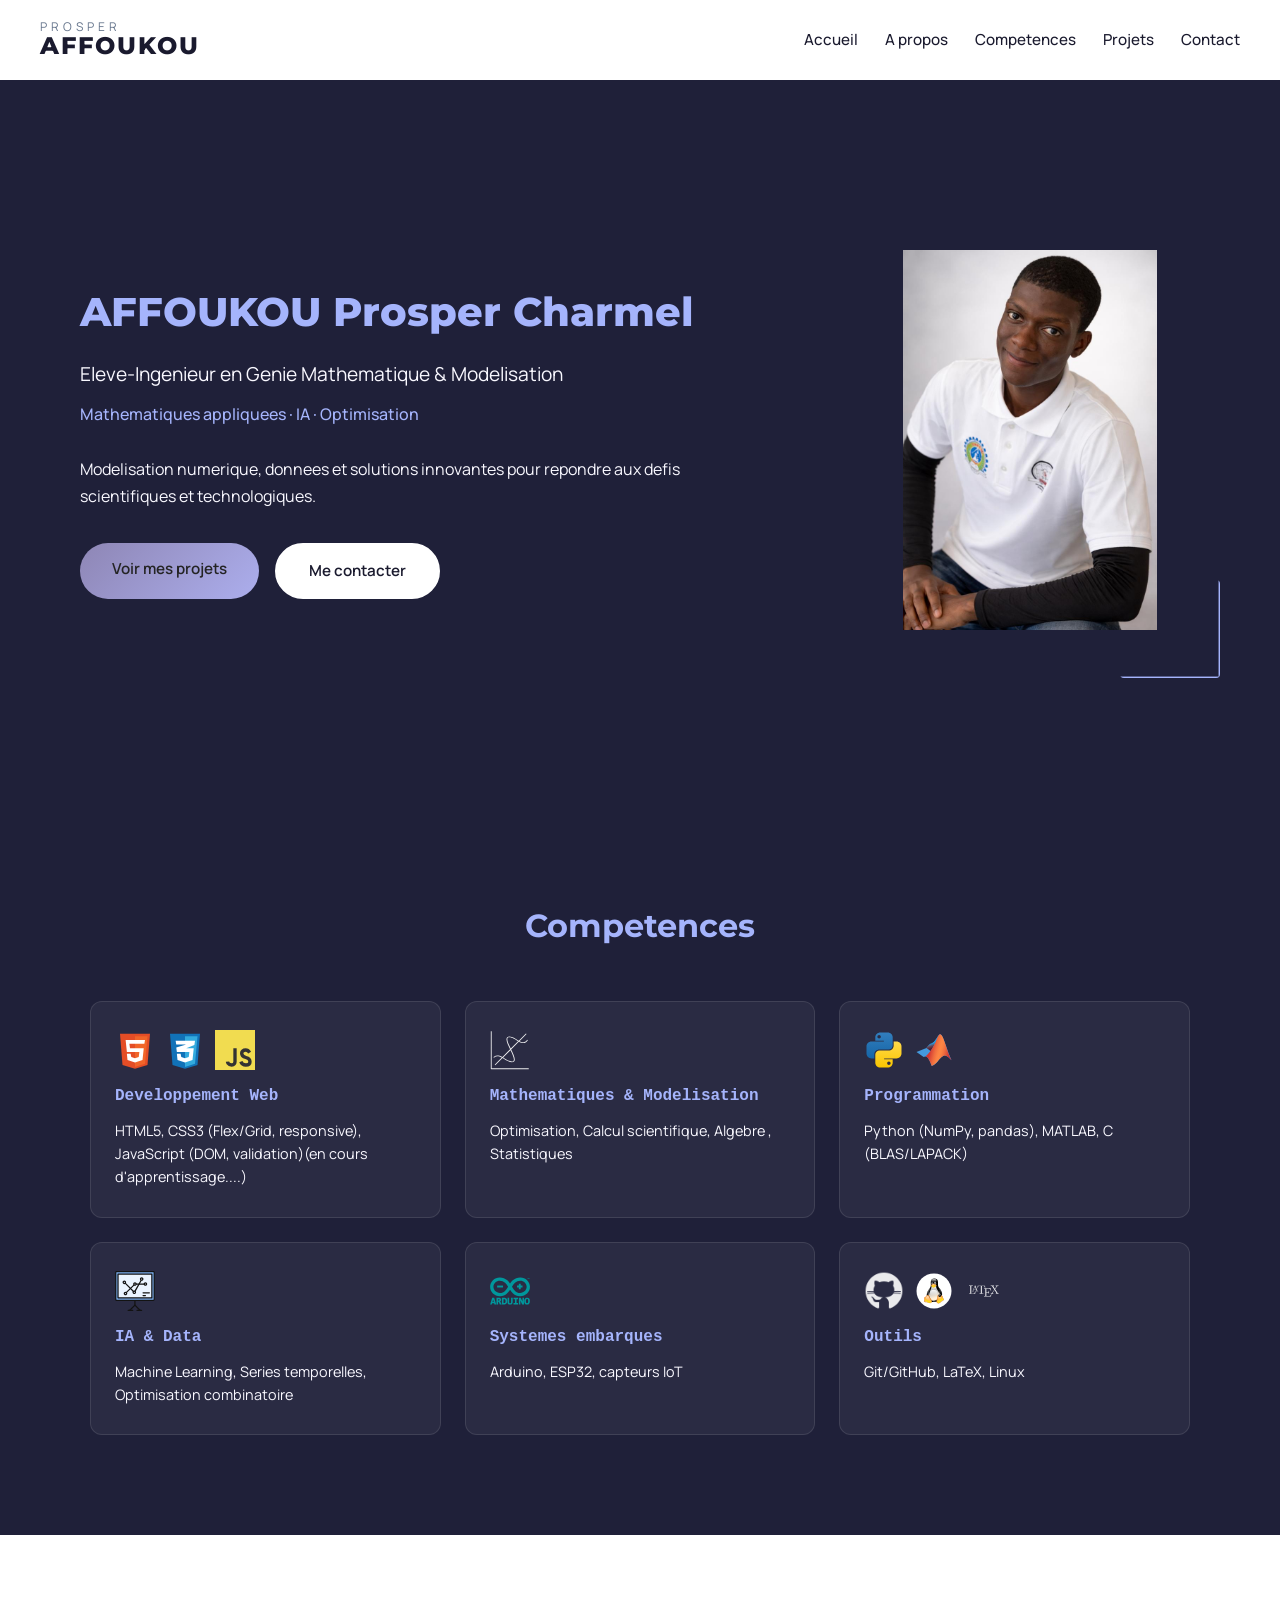
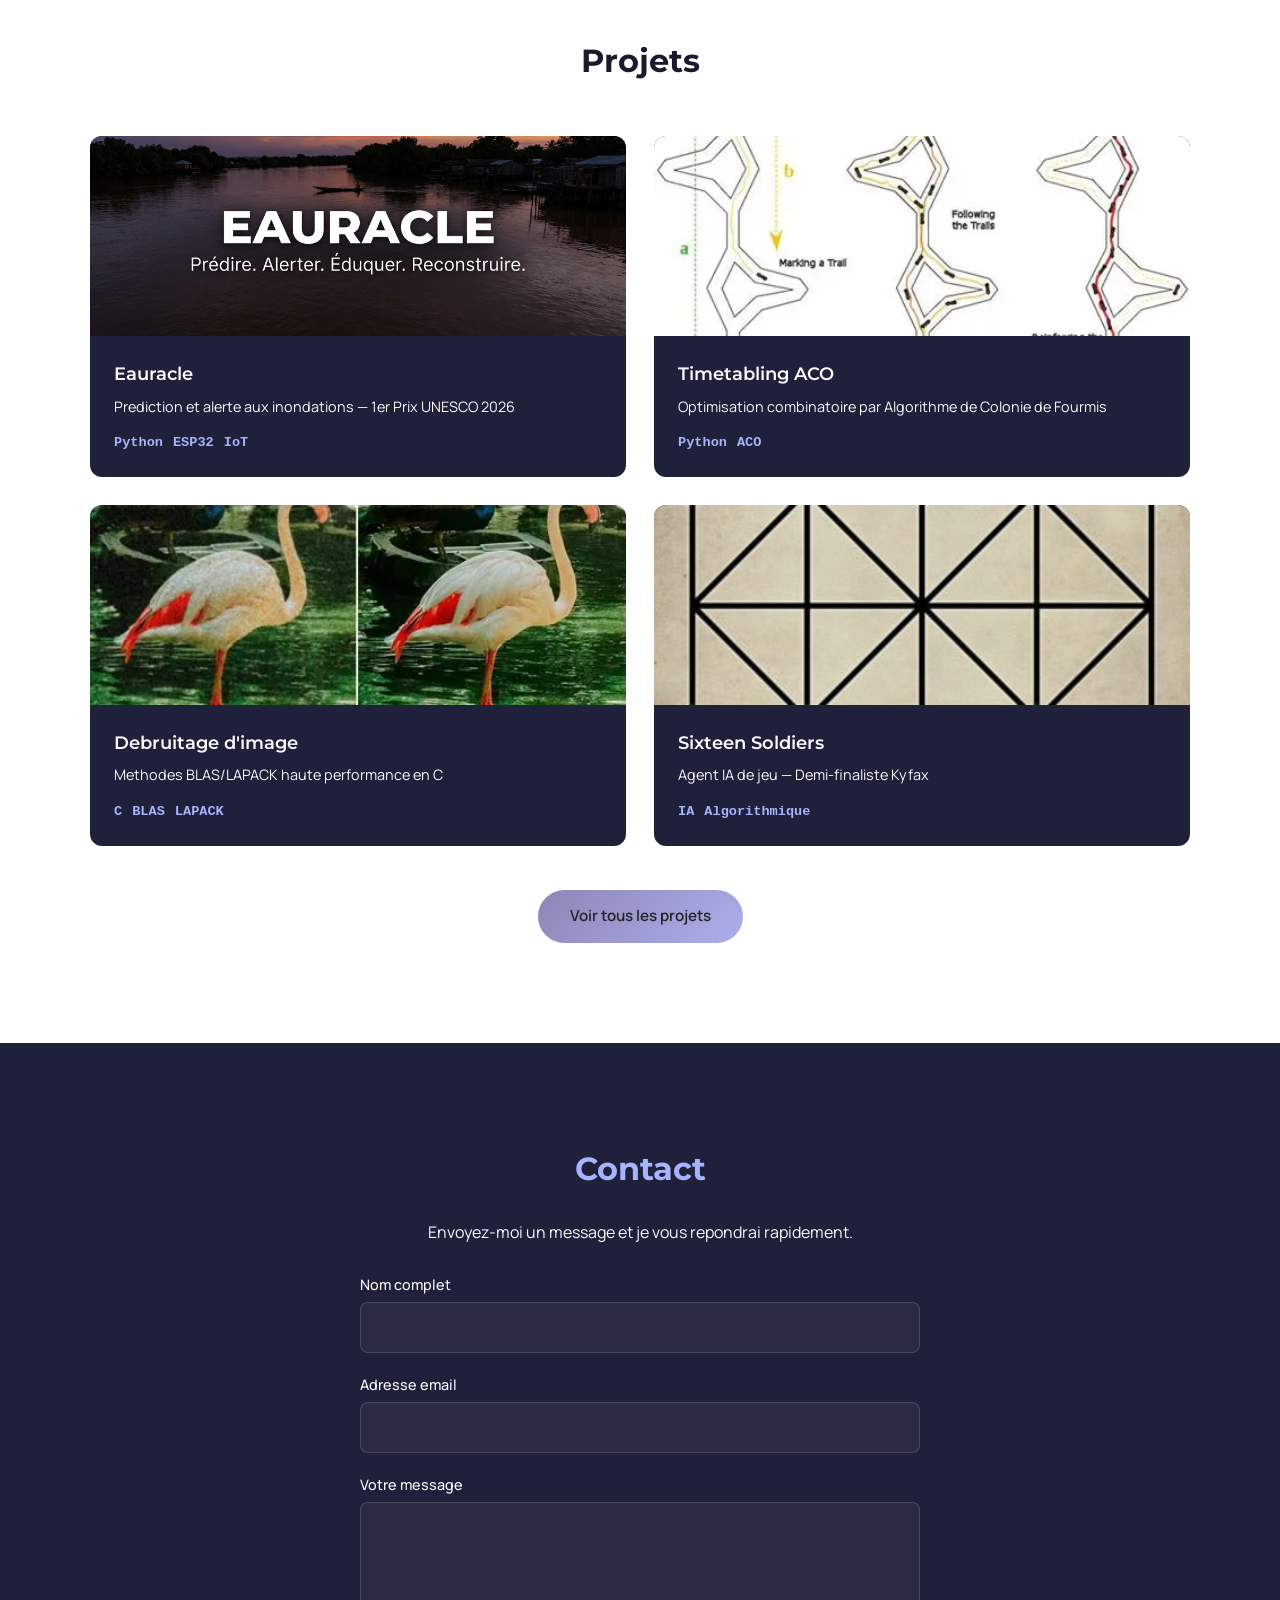
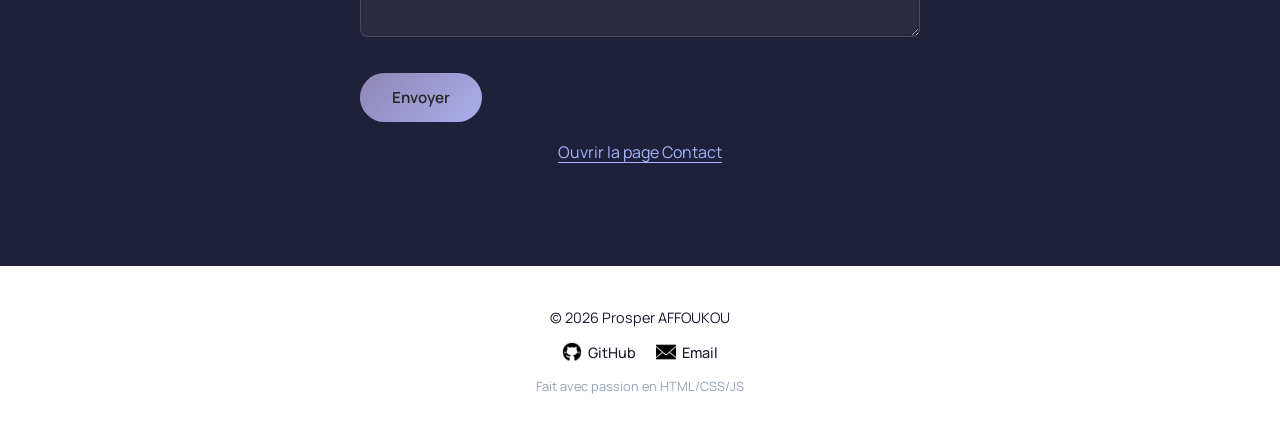
<file: ProjetFinal_AFFOUKOU_Prosper/site/index.html>
<!DOCTYPE html>
<html lang="fr">
<head>
  <meta charset="UTF-8">
  <meta name="viewport" content="width=device-width, initial-scale=1.0">
  <title>Prosper AFFOUKOU | Portfolio</title>
  <link rel="preconnect" href="https://fonts.googleapis.com">
  <link rel="preconnect" href="https://fonts.gstatic.com" crossorigin>
  <link href="https://fonts.googleapis.com/css2?family=Manrope:wght@200..800&family=Montserrat:wght@100..900&display=swap" rel="stylesheet">
  <link rel="stylesheet" href="css/style.css">
</head>
<body>

  <header>
    <a class="skip-link" href="#main">Aller au contenu</a>
    <a href="index.html" class="logo">
      <span class="logo-first">Prosper</span>
      <span class="logo-last">AFFOUKOU</span>
    </a>
    <nav aria-label="Navigation principale">
      <a href="index.html#hero">Accueil</a>
      <a href="about.html">A propos</a>
      <a href="index.html#skills">Competences</a>
      <a href="projects.html">Projets</a>
      <a href="#contact">Contact</a>
    </nav>
  </header>

  <main id="main">
    <!-- HERO -->
    <section id="hero">
      <div class="hero-text">
        <h1>AFFOUKOU Prosper Charmel</h1>
        <p class="hero-subtitle">Eleve-Ingenieur en Genie Mathematique & Modelisation</p>
        <p class="hero-tagline">Mathematiques appliquees  ·  IA  ·  Optimisation</p>
        <p>
          Modelisation numerique, donnees et solutions innovantes pour repondre
          aux defis scientifiques et technologiques.
        </p>
        <div class="hero-actions">
          <a href="#projects" class="cta">Voir mes projets</a>
          <a href="#contact" class="cta cta-white">Me contacter</a>
        </div>
      </div>
      <div class="hero-image">
        <img src="assets/images/profile.jpeg" alt="Portrait Prosper AFFOUKOU" loading="lazy">
        <img src="assets/images/Union.png" alt="" class="union">
      </div>
    </section>

    <!-- COMPETENCES -->
    <section id="skills">
      <h2>Competences</h2>
      <div class="skills-grid">
        <div class="skill-card">
          <div class="skill-icons">
            <img src="assets/images/html-5-svgrepo-com.svg" alt="" class="skill-icon" aria-hidden="true">
            <img src="assets/images/css-3-svgrepo-com.svg" alt="" class="skill-icon" aria-hidden="true">
            <img src="assets/images/js-svgrepo-com.svg" alt="" class="skill-icon" aria-hidden="true">
          </div>
          <h3>Developpement Web</h3>
          <p>HTML5, CSS3 (Flex/Grid, responsive), JavaScript (DOM, validation)(en cours d'apprentissage....)</p>
        </div>
        <div class="skill-card">
          <img src="assets/images/math-curve-svgrepo-com.svg" alt="" class="skill-icon skill-icon--light" aria-hidden="true">
          <h3>Mathematiques & Modelisation</h3>
          <p>Optimisation, Calcul scientifique, Algebre , Statistiques</p>
        </div>
        <div class="skill-card">
          <div class="skill-icons">
            <img src="assets/images/python-svgrepo-com.svg" alt="" class="skill-icon" aria-hidden="true">
            <img src="assets/images/matlab-svgrepo-com.svg" alt="" class="skill-icon" aria-hidden="true">
          </div>
          <h3>Programmation</h3>
          <p>Python (NumPy, pandas), MATLAB, C (BLAS/LAPACK)</p>
        </div>
        <div class="skill-card">
          <img src="assets/images/data-trends-svgrepo-com.svg" alt="" class="skill-icon" aria-hidden="true">
          <h3>IA & Data</h3>
          <p>Machine Learning, Series temporelles, Optimisation combinatoire</p>
        </div>
        <div class="skill-card">
          <img src="assets/images/arduino-svgrepo-com.svg" alt="" class="skill-icon" aria-hidden="true">
          <h3>Systemes embarques</h3>
          <p>Arduino, ESP32, capteurs IoT</p>
        </div>
        <div class="skill-card">
          <div class="skill-icons">
            <img src="assets/images/icons8-github-50.png" alt="" class="skill-icon skill-icon--light" aria-hidden="true">
            <img src="assets/images/linux-svgrepo-com.svg" alt="" class="skill-icon" aria-hidden="true">
            <img src="assets/images/latex-svgrepo-com.svg" alt="" class="skill-icon skill-icon--light" aria-hidden="true">
          </div>
          <h3>Outils</h3>
          <p>Git/GitHub, LaTeX, Linux</p>
        </div>
      </div>
    </section>

    <!-- PROJETS -->
    <section id="projects">
      <h2>Projets</h2>
      <div class="projects-grid">
        <article class="project-card">
          <div class="project-img">
            <img src="assets/images/eauracle.png" alt="Apercu du projet Eauracle" loading="lazy">
          </div>
          <div class="project-info">
            <h3>Eauracle</h3>
            <p>Prediction et alerte aux inondations &mdash; 1er Prix UNESCO 2026</p>
            <div class="project-tags">
              <span>Python</span>
              <span>ESP32</span>
              <span>IoT</span>
            </div>
          </div>
        </article>
        <article class="project-card">
          <div class="project-img">
            <img src="assets/images/timetabling.webp" alt="Apercu du projet Timetabling ACO" loading="lazy">
          </div>
          <div class="project-info">
            <h3>Timetabling ACO</h3>
            <p>Optimisation combinatoire par Algorithme de Colonie de Fourmis</p>
            <div class="project-tags">
              <span>Python</span>
              <span>ACO</span>
            </div>
          </div>
        </article>
        <article class="project-card">
          <div class="project-img">
            <img src="assets/images/debruitage.webp" alt="Apercu du projet Debruitage d'image" loading="lazy">
          </div>
          <div class="project-info">
            <h3>Debruitage d'image</h3>
            <p>Methodes BLAS/LAPACK haute performance en C</p>
            <div class="project-tags">
              <span>C</span>
              <span>BLAS</span>
              <span>LAPACK</span>
            </div>
          </div>
        </article>
        <article class="project-card">
          <div class="project-img">
            <img src="assets/images/soldiers.jpg" alt="Apercu du projet Sixteen Soldiers" loading="lazy">
          </div>
          <div class="project-info">
            <h3>Sixteen Soldiers</h3>
            <p>Agent IA de jeu &mdash; Demi-finaliste Kyfax</p>
            <div class="project-tags">
              <span>IA</span>
              <span>Algorithmique</span>
            </div>
          </div>
        </article>
      </div>
      <div class="projects-link">
        <a href="projects.html" class="cta">Voir tous les projets</a>
      </div>
    </section>

    <!-- CONTACT -->
    <section id="contact">
      <h2>Contact</h2>
      <p class="contact-intro">Envoyez-moi un message et je vous repondrai rapidement.</p>
      <form id="contact-form" aria-label="Formulaire de contact">
        <div class="form-group">
          <label for="name">Nom complet</label>
          <input type="text" id="name" name="name" required autocomplete="name">
          <span class="error-msg" id="error-name"></span>
        </div>
        <div class="form-group">
          <label for="email">Adresse email</label>
          <input type="email" id="email" name="email" required autocomplete="email">
          <span class="error-msg" id="error-email"></span>
        </div>
        <div class="form-group">
          <label for="message">Votre message</label>
          <textarea id="message" name="message" rows="5" required></textarea>
          <span class="error-msg" id="error-message"></span>
        </div>
        <button type="submit" class="cta">Envoyer</button>
        <div id="form-feedback"></div>
      </form>
      <div class="contact-alt">
        <a class="contact-alt-link" href="contact.html">Ouvrir la page Contact</a>
      </div>
    </section>
  </main>

  <footer>
    <p>&copy; 2026 Prosper AFFOUKOU</p>
    <div class="footer-links">
      <a href="https://github.com/Charmel7" target="_blank" rel="noreferrer">
        <img src="assets/images/icons8-github-50.png" alt="GitHub"> GitHub
      </a>
      <a href="mailto:prosperaffoukou@outlook.com">
        <img src="assets/images/icons8-letter-50.png" alt="Email"> Email
      </a>
    </div>
    <p class="footer-credit">Fait avec passion en HTML/CSS/JS</p>
  </footer>

  <script src="js/app.js"></script>
</body>
</html>
</file>
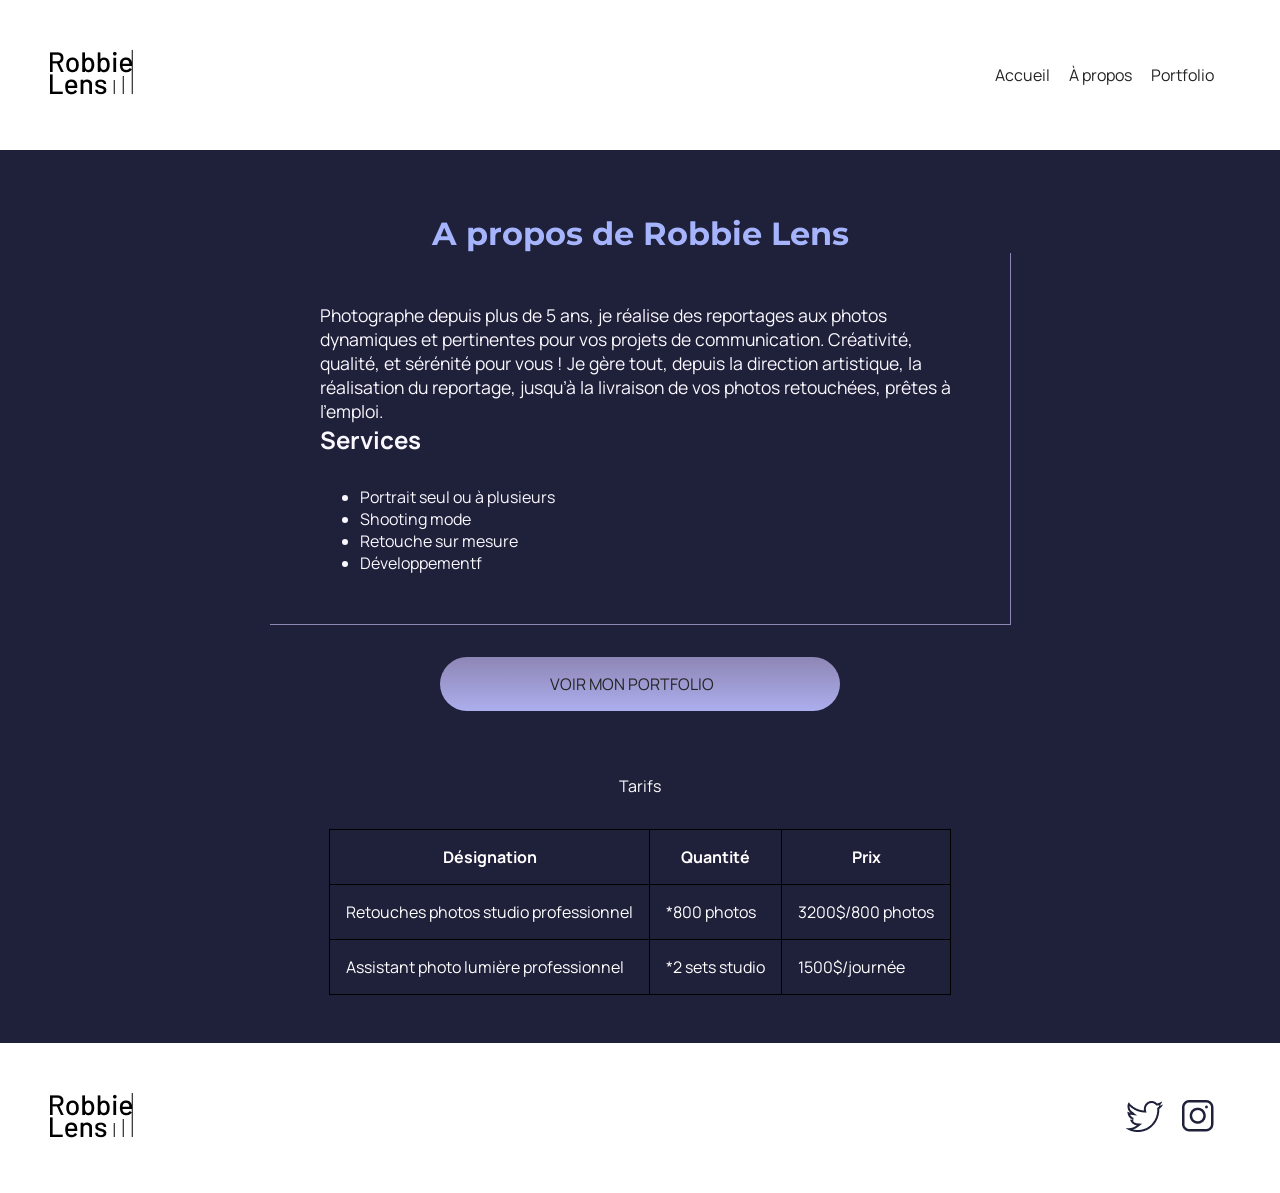
<file: portfolio_example/about.html>
<!DOCTYPE html>
<html lang="en">
  <head>
    <meta charset="UTF-8" />
    <meta name="viewport" content="width=device-width, initial-scale=1.0" />
    <title>About - Robbie Lens Photographie</title>
    <link rel="stylesheet" href="style.css" />
    <link rel="preconnect" href="https://fonts.googleapis.com" />
    <link rel="preconnect" href="https://fonts.gstatic.com" crossorigin />
    <link
      href="https://fonts.googleapis.com/css2?family=Montserrat:ital,wght@0,100..900;1,100..900&display=swap"
      rel="stylesheet"
    />
    <link rel="preconnect" href="https://fonts.googleapis.com" />
    <link rel="preconnect" href="https://fonts.gstatic.com" crossorigin />
    <link
      href="https://fonts.googleapis.com/css2?family=Manrope:wght@200..800&family=Montserrat:ital,wght@0,100..900;1,100..900&display=swap"
      rel="stylesheet"
    />
  </head>
  <body>
    <header>
      <div>
        <a href="index.html">
          <img
            class="icone"
            src="assets\logo.png"
            alt="Logo de l'entreprise de Robbie"
        /></a>
      </div>
      <nav>
        <div>
          <a href="index.html">Accueil </a>
          <a href="about.html">À propos </a>
          <a href="portfolio.html">Portfolio</a>
        </div>
      </nav>
    </header>
    <main>
      <h1 style="text-align: center; margin-top: 2em">
        A propos de Robbie Lens
      </h1>
      <div class="carre-contenu">
        <p>
          Photographe depuis plus de 5 ans, je réalise des reportages aux photos
          dynamiques et pertinentes pour vos projets de communication.
          Créativité, qualité, et sérénité pour vous ! Je gère tout, depuis la
          direction artistique, la réalisation du reportage, jusqu’à la
          livraison de vos photos retouchées, prêtes à l’emploi.
        </p>

        <h2 class="services">Services</h2>
        <ul class="services">
          <li>Portrait seul ou à plusieurs</li>
          <li>Shooting mode</li>
          <li>Retouche sur mesure</li>
          <li>Développementf</li>
        </ul>
      </div>
      <div
        class="ctp"
        style="
          display: flex;
          justify-content: center;
          width: 30%;
          margin: auto;
          margin-top: 2em;
        "
      >
        <a href="portfolio.html"> VOIR MON PORTFOLIO </a>
      </div>

      <table class="tarif">
        <caption style="margin-top: 4em; margin-bottom: 2em">
          Tarifs
        </caption>
        <tr>
          <th>Désignation</th>
          <th>Quantité</th>
          <th>Prix</th>
        </tr>
        <tr>
          <td>Retouches photos studio professionnel</td>
          <td>*800 photos</td>
          <td>3200$/800 photos</td>
        </tr>
        <tr>
          <td>Assistant photo lumière professionnel</td>
          <td>*2 sets studio</td>
          <td>1500$/journée</td>
        </tr>
      </table>
    </main>
    <footer
      style="display: flex; flex-direction: row; justify-content: space-between"
    >
      <div>
        <a href="index.html"
          ><img
            class="icone"
            src="assets\logo.png"
            alt="Logo de l'entreprise de Robbie"
        /></a>
      </div>
      <div>
        <a href="https://x.com/" target="_blank"
          ><img
            class="icone"
            src="assets\twitter.png"
            alt="Cliquez pour aller vers ma page X"
        /></a>
        <a href="https://www.instagram.com/" target="_blank"
          ><img
            class="icone"
            src="assets\instagram.png"
            alt="Cliquez pour aller vers ma page instagram"
        /></a>
      </div>
    </footer>
  </body>
</html>
</file>
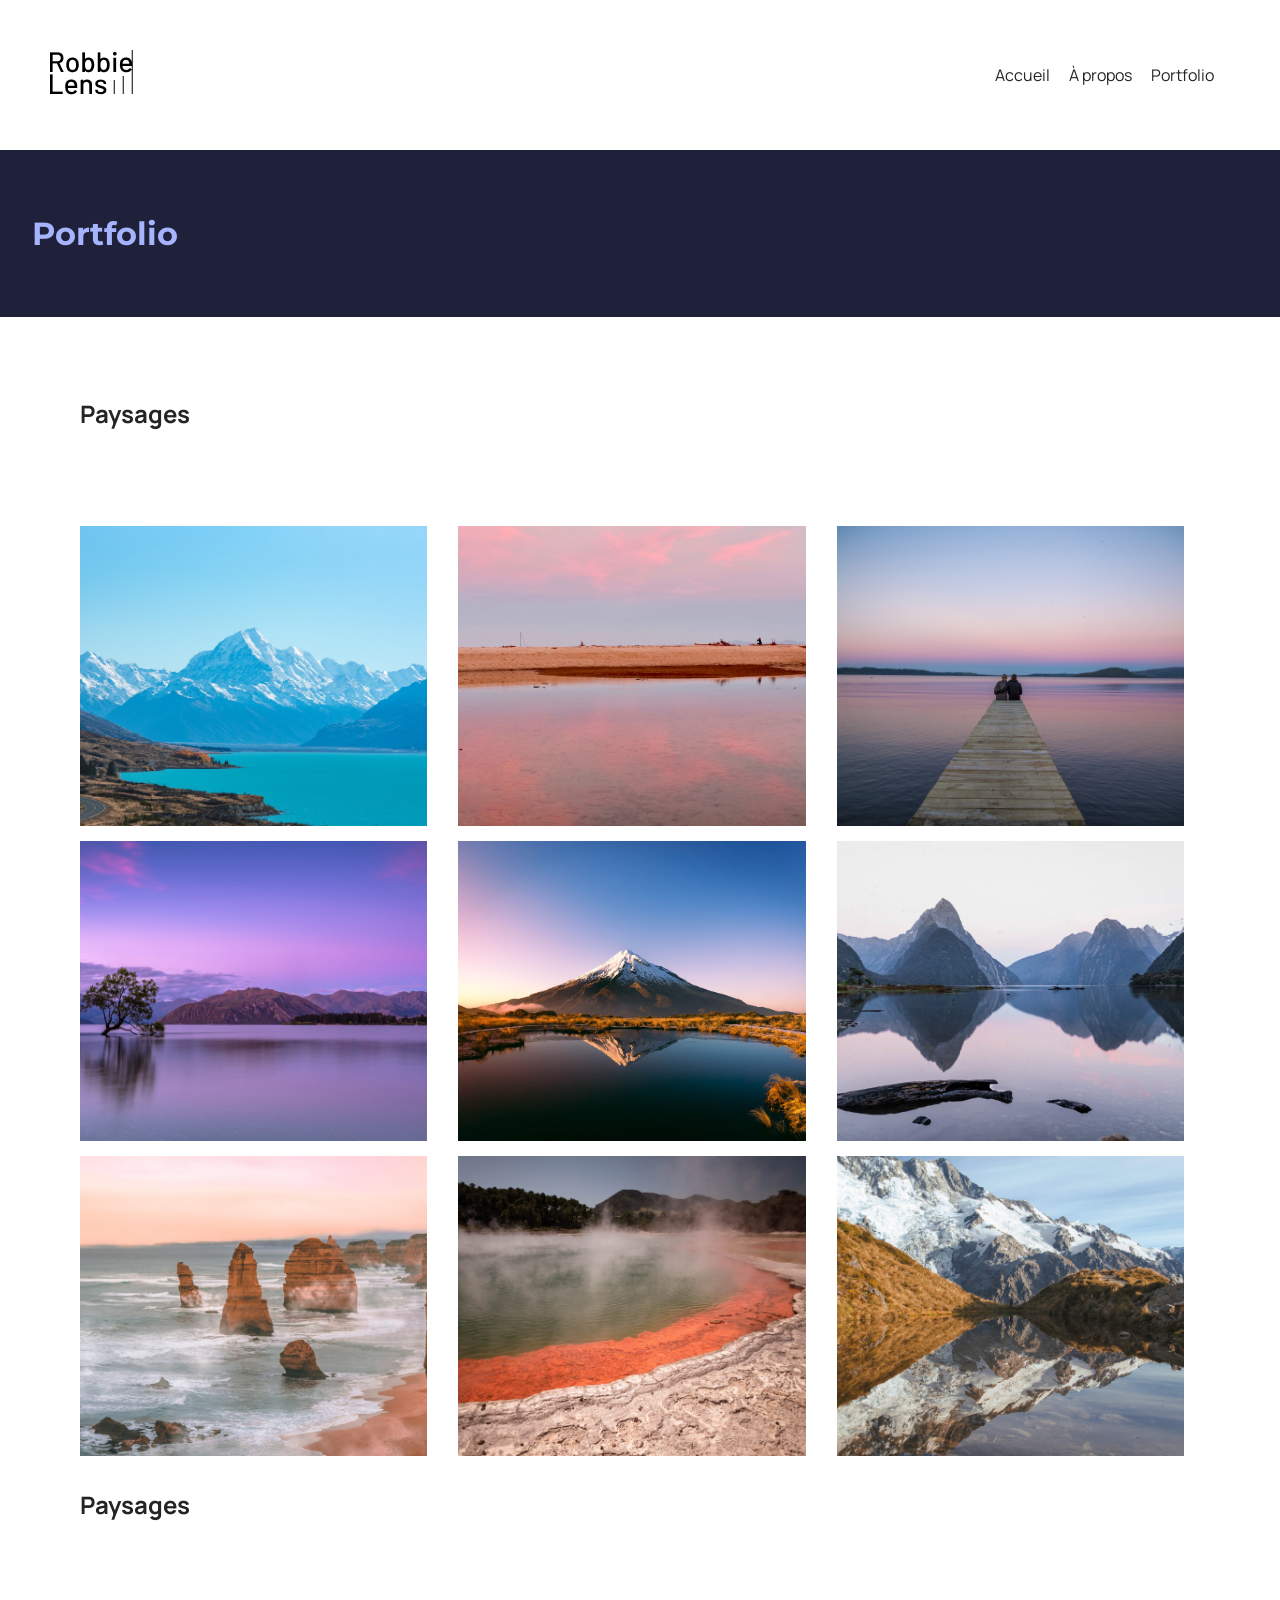
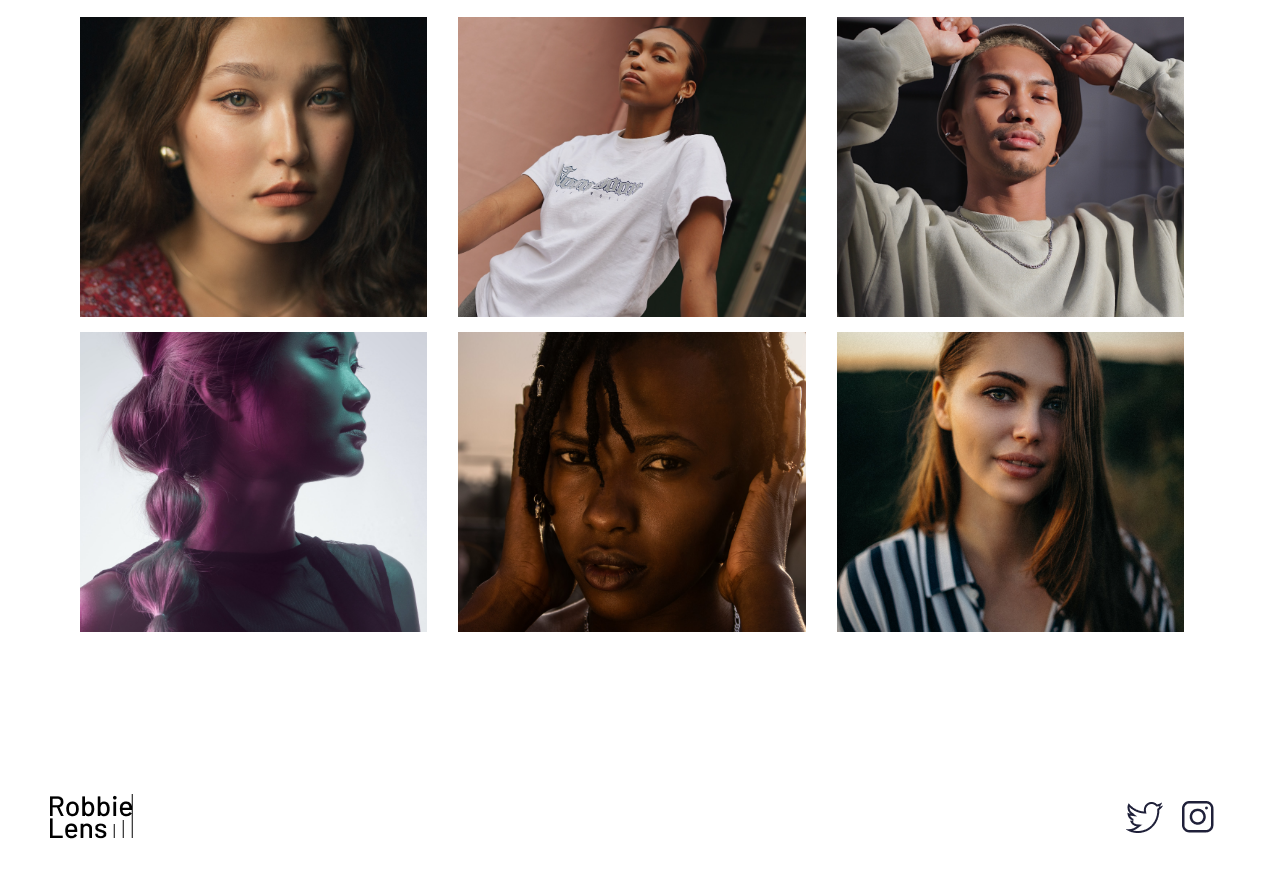
<file: portfolio_example/portfolio.html>
<!DOCTYPE html>
<html lang="en">
  <head>
    <meta charset="UTF-8" />
    <meta name="viewport" content="width=device-width, initial-scale=1.0" />
    <title>Portfolio - Robbie Lens Photographie</title>
    <link rel="stylesheet" href="style.css" />
    <link rel="preconnect" href="https://fonts.googleapis.com" />
    <link rel="preconnect" href="https://fonts.gstatic.com" crossorigin />
    <link
      href="https://fonts.googleapis.com/css2?family=Montserrat:ital,wght@0,100..900;1,100..900&display=swap"
      rel="stylesheet"
    />
    <link rel="preconnect" href="https://fonts.googleapis.com" />
    <link rel="preconnect" href="https://fonts.gstatic.com" crossorigin />
    <link
      href="https://fonts.googleapis.com/css2?family=Manrope:wght@200..800&family=Montserrat:ital,wght@0,100..900;1,100..900&display=swap"
      rel="stylesheet"
    />
  </head>
  <body>
    <header>
      <div>
        <a href="index.html">
          <img
            class="icone"
            src="assets\logo.png"
            alt="Logo de l'entreprise de Robbie"
        /></a>
      </div>
      <nav>
        <div>
          <a href="index.html">Accueil </a>
          <a href="about.html">À propos </a>
          <a href="portfolio.html">Portfolio</a>
        </div>
      </nav>
    </header>
    <main>
      <h1 style="margin-top: 2em; margin-bottom: 2em; padding-left: 1em">
        Portfolio
      </h1>
      <section class="projet">
        <h2 style="color: #242424">Paysages</h2>
        <div class="paysages">
          <a href="assets\portfolio\paysage1.jpg" class="content-hover"
            ><img src="assets\portfolio\paysage1.jpg" alt="" />
            <div class="photo-hover">Voir photo</div></a
          >
          <a href="assets\portfolio\paysage2.jpg" class="content-hover"
            ><img src="assets\portfolio\paysage2.jpg" alt="" />
            <div class="photo-hover">Voir photo</div></a
          >
          <a href="assets\portfolio\paysage3.jpg" class="content-hover"
            ><img src="assets\portfolio\paysage3.jpg" alt="" />
            <div class="photo-hover">Voir photo</div></a
          >
          <a href="assets\portfolio\paysage4.jpg" class="content-hover"
            ><img src="assets\portfolio\paysage4.jpg" alt="" />
            <div class="photo-hover">Voir photo</div></a
          >
          <a href="assets\portfolio\paysage5.jpg" class="content-hover"
            ><img src="assets\portfolio\paysage5.jpg" alt="" />
            <div class="photo-hover">Voir photo</div></a
          >
          <a href="assets\portfolio\paysage6.jpg" class="content-hover"
            ><img src="assets\portfolio\paysage6.jpg" alt="" />
            <div class="photo-hover">Voir photo</div></a
          >
          <a href="assets\portfolio\paysage7.jpg" class="content-hover"
            ><img src="assets\portfolio\paysage7.jpg" alt="" />
            <div class="photo-hover">Voir photo</div></a
          >
          <a href="assets\portfolio\paysage8.jpg" class="content-hover"
            ><img src="assets\portfolio\paysage8.jpg" alt="" />
            <div class="photo-hover">Voir photo</div></a
          >
          <a href="assets\portfolio\paysage9.jpg" class="content-hover"
            ><img src="assets\portfolio\paysage9.jpg" alt="" />
            <div class="photo-hover">Voir photo</div></a
          >
        </div>
        <h2 style="color: #242424">Paysages</h2>
        <div class="portraits">
          <a href="assets\portfolio\portrait1.jpg" class="content-hover"
            ><img src="assets\portfolio\portrait1.jpg" alt="" />
            <div class="photo-hover">Voir photo</div></a
          >
          <a href="assets\portfolio\portrait2.jpg" class="content-hover"
            ><img src="assets\portfolio\portrait2.jpg" alt="" />
            <div class="photo-hover">Voir photo</div></a
          >
          <a href="assets\portfolio\portrait3.jpg" class="content-hover"
            ><img src="assets\portfolio\portrait3.jpg" alt="" />
            <div class="photo-hover">Voir photo</div></a
          >
          <a href="assets\portfolio\portrait4.jpg" class="content-hover"
            ><img src="assets\portfolio\portrait4.jpg" alt="" />
            <div class="photo-hover">Voir photo</div></a
          >
          <a href="assets\portfolio\portrait5.jpg" class="content-hover"
            ><img src="assets\portfolio\portrait5.jpg" alt="" />
            <div class="photo-hover">Voir photo</div></a
          >
          <a href="assets\portfolio\portrait6.jpg" class="content-hover"
            ><img src="assets\portfolio\portrait6.jpg" alt="" />
            <div class="photo-hover">Voir photo</div></a
          >
        </div>
      </section>
    </main>

    <footer
      style="display: flex; flex-direction: row; justify-content: space-between"
    >
      <div>
        <a href="index.html"
          ><img
            class="icone"
            src="assets\logo.png"
            alt="Logo de l'entreprise de Robbie"
        /></a>
      </div>
      <div>
        <a href="https://x.com/" target="_blank"
          ><img
            class="icone"
            src="assets\twitter.png"
            alt="Cliquez pour aller vers ma page X"
        /></a>
        <a href="https://www.instagram.com/" target="_blank"
          ><img
            class="icone"
            src="assets\instagram.png"
            alt="Cliquez pour aller vers ma page instagram"
        /></a>
      </div>
    </footer>
  </body>
</html>
</file>
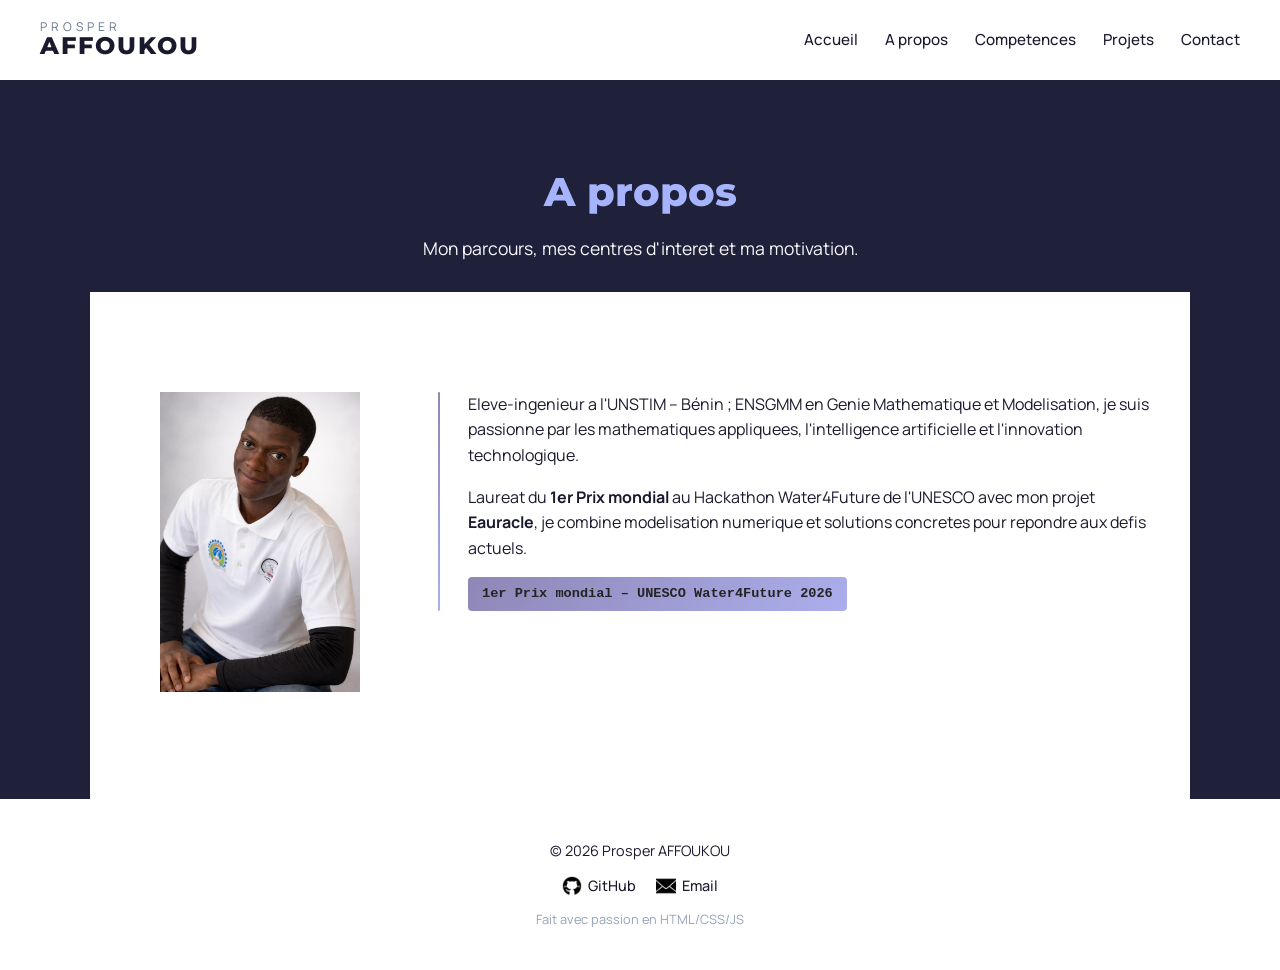
<file: ProjetFinal_AFFOUKOU_Prosper/site/about.html>
<!DOCTYPE html>
<html lang="fr">
<head>
  <meta charset="UTF-8">
  <meta name="viewport" content="width=device-width, initial-scale=1.0">
  <title>A propos | Prosper AFFOUKOU</title>
  <link rel="preconnect" href="https://fonts.googleapis.com">
  <link rel="preconnect" href="https://fonts.gstatic.com" crossorigin>
  <link href="https://fonts.googleapis.com/css2?family=Manrope:wght@200..800&family=Montserrat:wght@100..900&display=swap" rel="stylesheet">
  <link rel="stylesheet" href="css/style.css">
</head>
<body>

  <header>
    <a class="skip-link" href="#main">Aller au contenu</a>
    <a href="index.html" class="logo">
      <span class="logo-first">Prosper</span>
      <span class="logo-last">AFFOUKOU</span>
    </a>
    <nav aria-label="Navigation principale">
      <a href="index.html#hero">Accueil</a>
      <a href="about.html">A propos</a>
      <a href="index.html#skills">Competences</a>
      <a href="projects.html">Projets</a>
      <a href="contact.html">Contact</a>
    </nav>
  </header>

  <main id="main">
    <section class="page-header">
      <h1>A propos</h1>
      <p>Mon parcours, mes centres d'interet et ma motivation.</p>
    </section>

    <section id="about" class="page-section">
      <div class="about-content">
        <div class="about-img">
          <img src="assets/images/profile.jpeg" alt="Portrait Prosper AFFOUKOU" loading="lazy">
        </div>
        <div class="about-text">
          <p>
            Eleve-ingenieur a l'UNSTIM &ndash; Bénin ; ENSGMM en Genie Mathematique et Modelisation,
            je suis passionne par les mathematiques appliquees, l'intelligence artificielle
            et l'innovation technologique.
          </p>
          <p>
            Laureat du <strong>1er Prix mondial</strong> au Hackathon Water4Future de l'UNESCO
            avec mon projet <strong>Eauracle</strong>, je combine modelisation numerique
            et solutions concretes pour repondre aux defis actuels.
          </p>
          <span class="badge">1er Prix mondial &ndash; UNESCO Water4Future 2026</span>
        </div>
      </div>
    </section>
  </main>

  <footer>
    <p>&copy; 2026 Prosper AFFOUKOU</p>
    <div class="footer-links">
      <a href="https://github.com/Charmel7" target="_blank" rel="noreferrer">
        <img src="assets/images/icons8-github-50.png" alt="GitHub"> GitHub
      </a>
      <a href="mailto:prosperaffoukou@outlook.com">
        <img src="assets/images/icons8-letter-50.png" alt="Email"> Email
      </a>
    </div>
    <p class="footer-credit">Fait avec passion en HTML/CSS/JS</p>
  </footer>

</body>
</html>
</file>
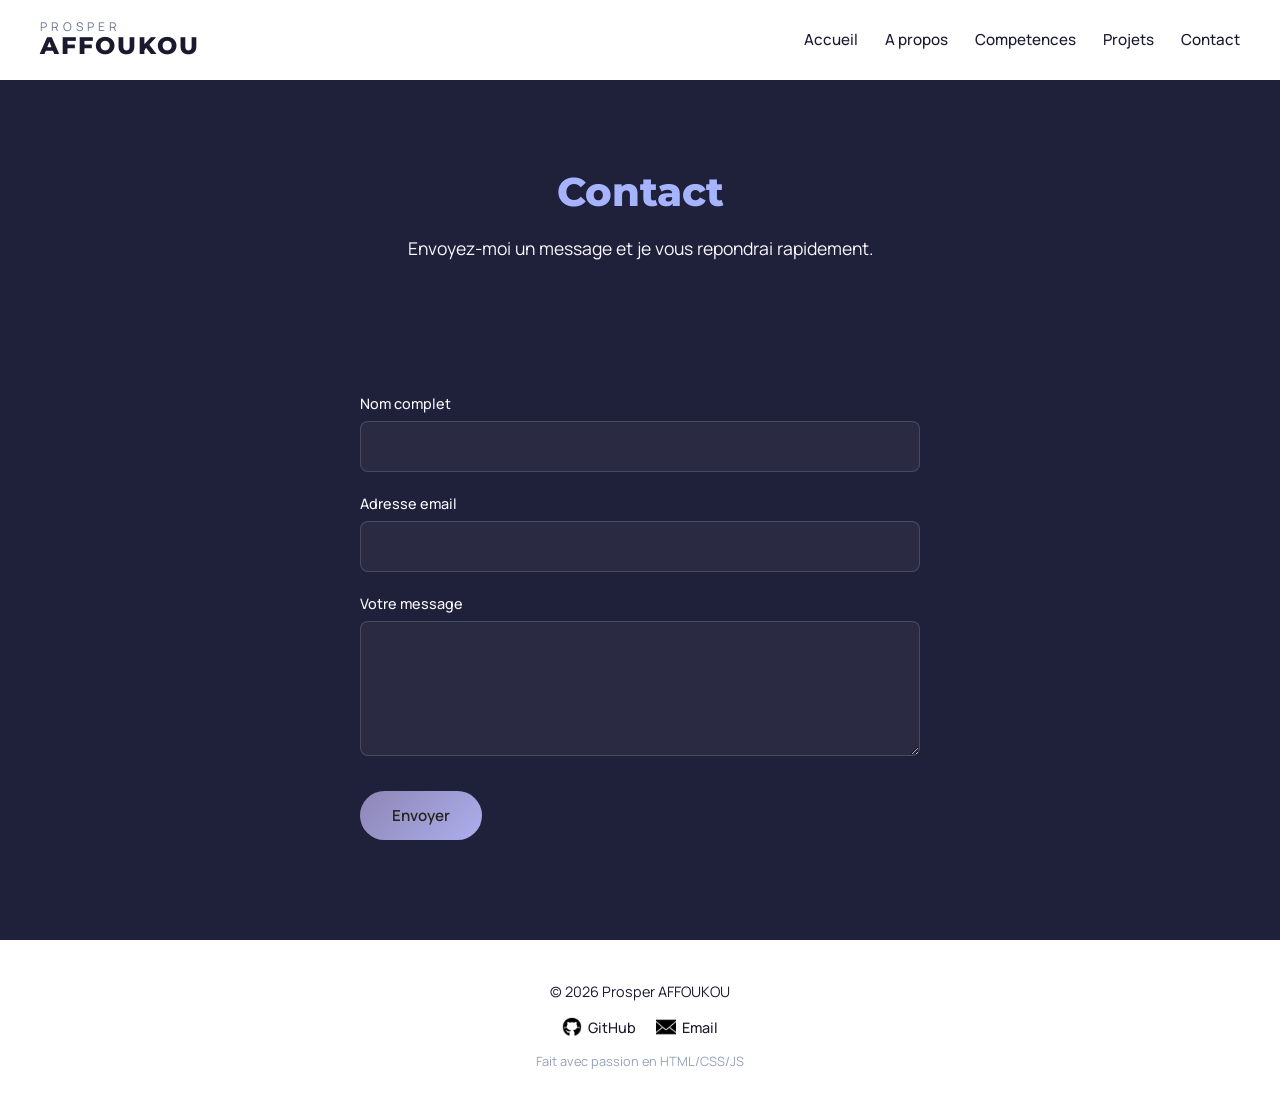
<file: ProjetFinal_AFFOUKOU_Prosper/site/contact.html>
<!DOCTYPE html>
<html lang="fr">
<head>
  <meta charset="UTF-8">
  <meta name="viewport" content="width=device-width, initial-scale=1.0">
  <title>Contact | Prosper AFFOUKOU</title>
  <link rel="preconnect" href="https://fonts.googleapis.com">
  <link rel="preconnect" href="https://fonts.gstatic.com" crossorigin>
  <link href="https://fonts.googleapis.com/css2?family=Manrope:wght@200..800&family=Montserrat:wght@100..900&display=swap" rel="stylesheet">
  <link rel="stylesheet" href="css/style.css">
</head>
<body>

  <header>
    <a class="skip-link" href="#main">Aller au contenu</a>
    <a href="index.html" class="logo">
      <span class="logo-first">Prosper</span>
      <span class="logo-last">AFFOUKOU</span>
    </a>
    <nav aria-label="Navigation principale">
      <a href="index.html#hero">Accueil</a>
      <a href="about.html">A propos</a>
      <a href="index.html#skills">Competences</a>
      <a href="projects.html">Projets</a>
      <a href="contact.html">Contact</a>
    </nav>
  </header>

  <main id="main">
    <section class="page-header">
      <h1>Contact</h1>
      <p>Envoyez-moi un message et je vous repondrai rapidement.</p>
    </section>

    <section id="contact" class="page-section">
      <form id="contact-form" aria-label="Formulaire de contact">
        <div class="form-group">
          <label for="name">Nom complet</label>
          <input type="text" id="name" name="name" required autocomplete="name">
          <span class="error-msg" id="error-name"></span>
        </div>
        <div class="form-group">
          <label for="email">Adresse email</label>
          <input type="email" id="email" name="email" required autocomplete="email">
          <span class="error-msg" id="error-email"></span>
        </div>
        <div class="form-group">
          <label for="message">Votre message</label>
          <textarea id="message" name="message" rows="5" required></textarea>
          <span class="error-msg" id="error-message"></span>
        </div>
        <button type="submit" class="cta">Envoyer</button>
        <div id="form-feedback"></div>
      </form>
    </section>
  </main>

  <footer>
    <p>&copy; 2026 Prosper AFFOUKOU</p>
    <div class="footer-links">
      <a href="https://github.com/Charmel7" target="_blank" rel="noreferrer">
        <img src="assets/images/icons8-github-50.png" alt="GitHub"> GitHub
      </a>
      <a href="mailto:prosperaffoukou@outlook.com">
        <img src="assets/images/icons8-letter-50.png" alt="Email"> Email
      </a>
    </div>
    <p class="footer-credit">Fait avec passion en HTML/CSS/JS</p>
  </footer>

  <script src="js/app.js"></script>
</body>
</html>
</file>
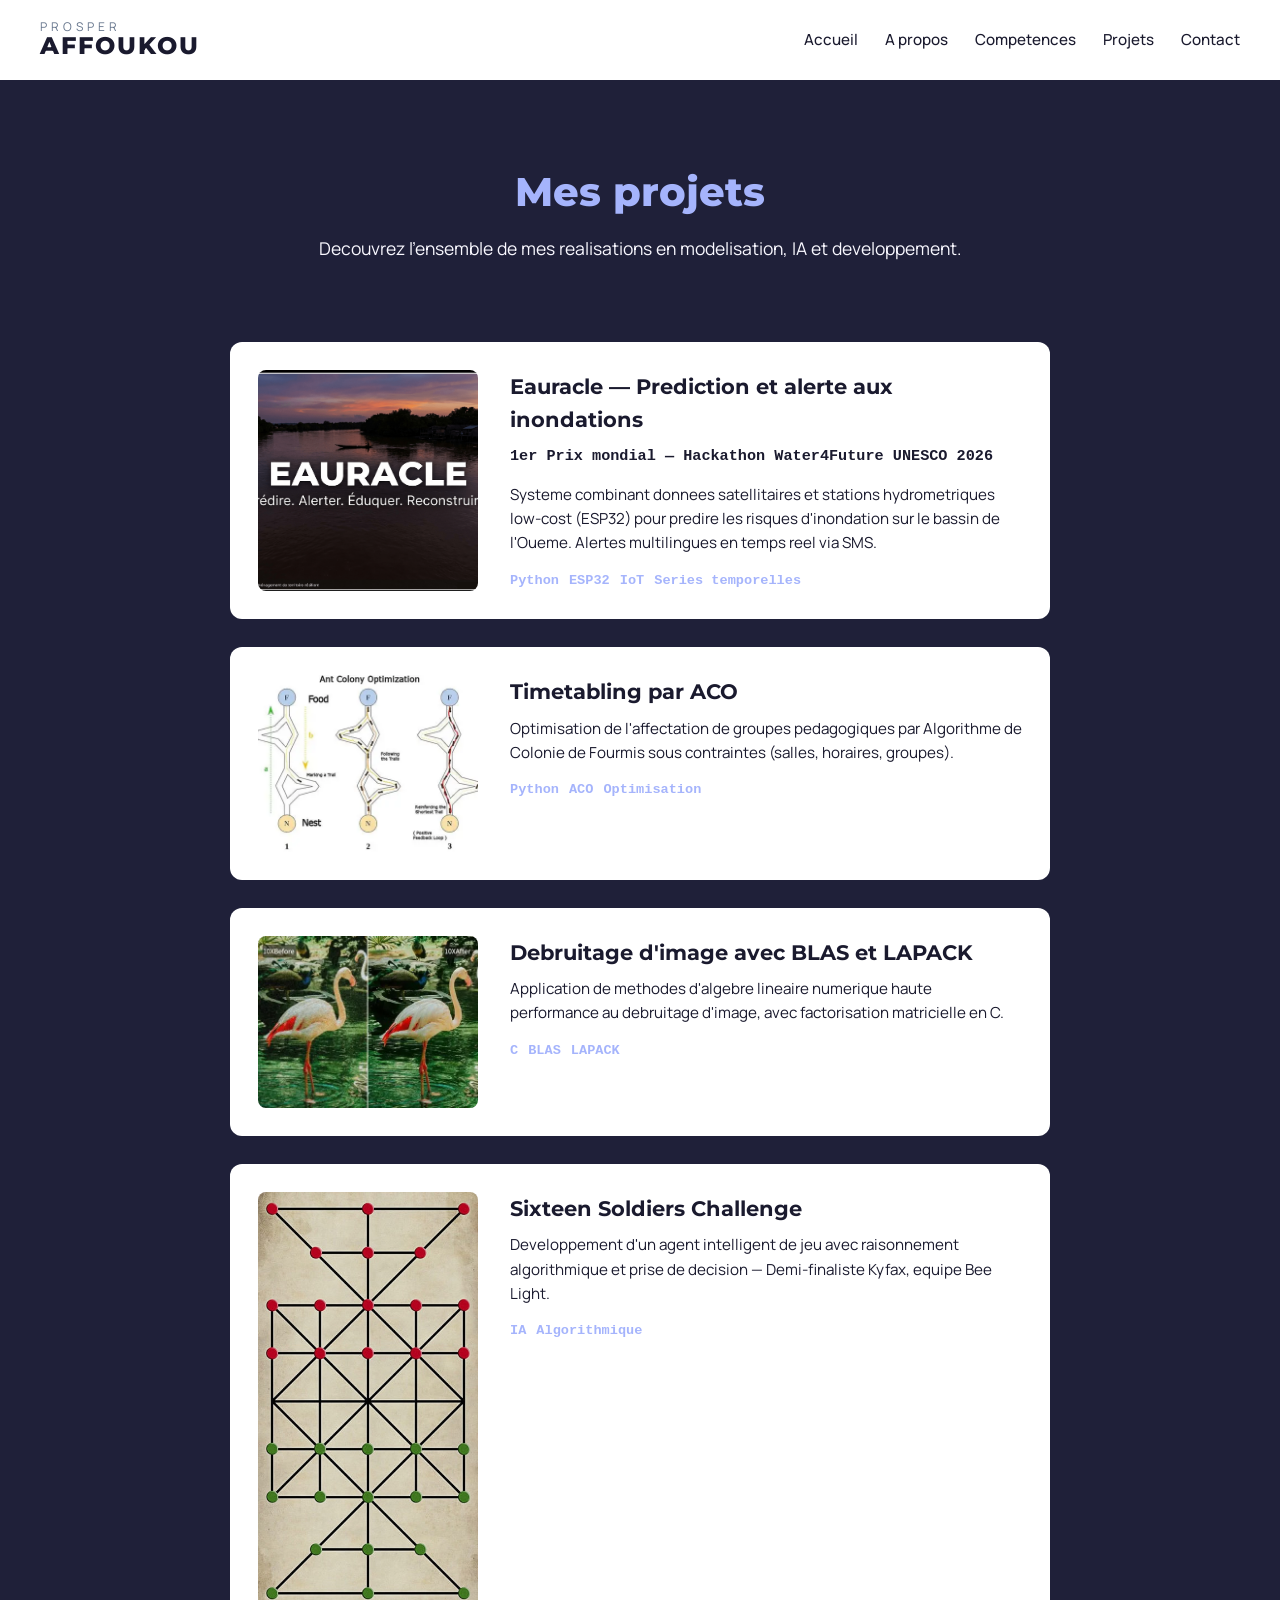
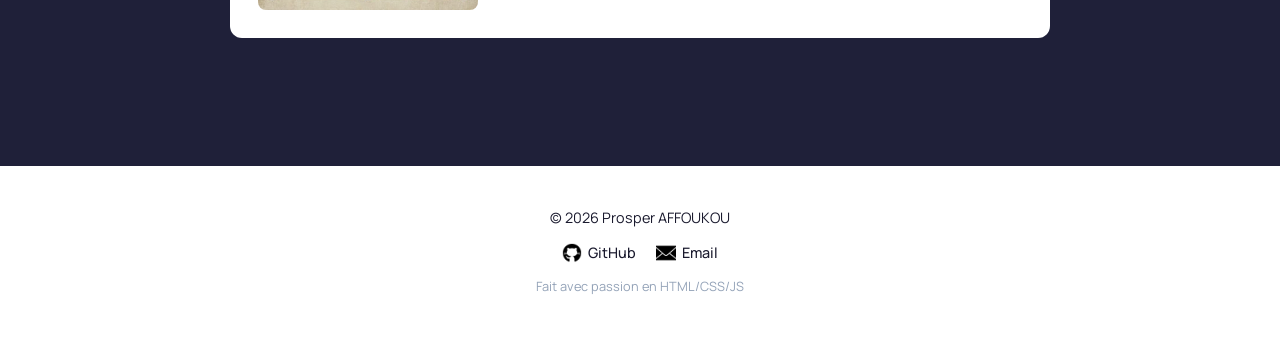
<file: ProjetFinal_AFFOUKOU_Prosper/site/projects.html>
<!DOCTYPE html>
<html lang="fr">
<head>
  <meta charset="UTF-8">
  <meta name="viewport" content="width=device-width, initial-scale=1.0">
  <title>Projets | Prosper AFFOUKOU</title>
  <link rel="preconnect" href="https://fonts.googleapis.com">
  <link rel="preconnect" href="https://fonts.gstatic.com" crossorigin>
  <link href="https://fonts.googleapis.com/css2?family=Manrope:wght@200..800&family=Montserrat:wght@100..900&display=swap" rel="stylesheet">
  <link rel="stylesheet" href="css/style.css">
</head>
<body>

  <header>
    <a class="skip-link" href="#main">Aller au contenu</a>
    <a href="index.html" class="logo">
      <span class="logo-first">Prosper</span>
      <span class="logo-last">AFFOUKOU</span>
    </a>
    <nav aria-label="Navigation principale">
      <a href="index.html#hero">Accueil</a>
      <a href="about.html">A propos</a>
      <a href="index.html#skills">Competences</a>
      <a href="projects.html">Projets</a>
      <a href="contact.html">Contact</a>
    </nav>
  </header>

  <main id="main">
    <section class="page-header">
      <h1>Mes projets</h1>
      <p>Decouvrez l'ensemble de mes realisations en modelisation, IA et developpement.</p>
    </section>

    <section class="projects-list">
      <article class="project-detail">
        <div class="project-detail-img">
          <img src="assets/images/eauracle.png" alt="Apercu du projet Eauracle" loading="lazy">
        </div>
        <div class="project-detail-info">
          <h2>Eauracle &mdash; Prediction et alerte aux inondations</h2>
          <p class="project-award">1er Prix mondial &mdash; Hackathon Water4Future UNESCO 2026</p>
          <p>Systeme combinant donnees satellitaires et stations hydrometriques low-cost (ESP32) pour predire les risques d'inondation sur le bassin de l'Oueme. Alertes multilingues en temps reel via SMS.</p>
          <div class="project-tags">
            <span class="tag">Python</span>
            <span class="tag">ESP32</span>
            <span class="tag">IoT</span>
            <span class="tag">Series temporelles</span>
          </div>
        </div>
      </article>

      <article class="project-detail">
        <div class="project-detail-img">
          <img src="assets/images/timetabling.webp" alt="Apercu du projet Timetabling ACO" loading="lazy">
        </div>
        <div class="project-detail-info">
          <h2>Timetabling par ACO</h2>
          <p>Optimisation de l'affectation de groupes pedagogiques par Algorithme de Colonie de Fourmis sous contraintes (salles, horaires, groupes).</p>
          <div class="project-tags">
            <span class="tag">Python</span>
            <span class="tag">ACO</span>
            <span class="tag">Optimisation</span>
          </div>
        </div>
      </article>

      <article class="project-detail">
        <div class="project-detail-img">
          <img src="assets/images/debruitage.webp" alt="Apercu du projet Debruitage d'image" loading="lazy">
        </div>
        <div class="project-detail-info">
          <h2>Debruitage d'image avec BLAS et LAPACK</h2>
          <p>Application de methodes d'algebre lineaire numerique haute performance au debruitage d'image, avec factorisation matricielle en C.</p>
          <div class="project-tags">
            <span class="tag">C</span>
            <span class="tag">BLAS</span>
            <span class="tag">LAPACK</span>
          </div>
        </div>
      </article>

      <article class="project-detail">
        <div class="project-detail-img">
          <img src="assets/images/soldiers.jpg" alt="Apercu du projet Sixteen Soldiers" loading="lazy">
        </div>
        <div class="project-detail-info">
          <h2>Sixteen Soldiers Challenge</h2>
          <p>Developpement d'un agent intelligent de jeu avec raisonnement algorithmique et prise de decision &mdash; Demi-finaliste Kyfax, equipe Bee Light.</p>
          <div class="project-tags">
            <span class="tag">IA</span>
            <span class="tag">Algorithmique</span>
          </div>
        </div>
      </article>
    </section>
  </main>

  <footer>
    <p>&copy; 2026 Prosper AFFOUKOU</p>
    <div class="footer-links">
      <a href="https://github.com/Charmel7" target="_blank" rel="noreferrer">
        <img src="assets/images/icons8-github-50.png" alt="GitHub"> GitHub
      </a>
      <a href="mailto:prosperaffoukou@outlook.com">
        <img src="assets/images/icons8-letter-50.png" alt="Email"> Email
      </a>
    </div>
    <p class="footer-credit">Fait avec passion en HTML/CSS/JS</p>
  </footer>

</body>
</html>
</file>
<file: ProjetFinal_AFFOUKOU_Prosper/site/css/style.css>
:root {
  --bg-dark: #1f2039;
  --bg-white: #ffffff;
  --bg-light: #f9f8ff;
  --text-dark: #1a1a2e;
  --text-light: #f9f8ff;
  --text-muted: #a5b4fc;
  --accent-primary: #a5b4fc;
  --accent-gradient: linear-gradient(135deg, #8e86b5, #acaeed);
  --accent-hover: linear-gradient(135deg, #696484, #8788ba);
  --border: #e2e8f0;
  --font-title: 'Montserrat', system-ui, -apple-system, "Segoe UI", Roboto, Arial, sans-serif;
  --font-body: 'Manrope', system-ui, -apple-system, "Segoe UI", Roboto, Arial, sans-serif;
  --font-mono: 'Courier New', monospace;
  --radius: 12px;
  --motion-fast: 0.18s;
  --motion-base: 0.22s;
}

* {
  margin: 0;
  padding: 0;
  box-sizing: border-box;
}

body {
  font-family: var(--font-body);
  color: var(--text-light);
  background: var(--bg-dark);
  line-height: 1.6;
}

a {
  text-decoration: none;
  color: var(--text-muted);
  transition: opacity var(--motion-fast), color var(--motion-fast);
}

a:hover {
  opacity: 0.7;
}

.skip-link {
  position: absolute;
  left: 12px;
  top: 12px;
  z-index: 1000;
  padding: 10px 14px;
  border-radius: 10px;
  background: var(--bg-dark);
  color: var(--text-light);
  border: 2px solid var(--accent-primary);
  transform: translateY(-200%);
  transition: transform 0.15s ease;
}

.skip-link:focus,
.skip-link:focus-visible {
  transform: translateY(0);
  opacity: 1;
}

:focus-visible {
  outline: 3px solid var(--accent-primary);
  outline-offset: 3px;
}

/* HEADER & FOOTER (blancs) */
header {
  display: flex;
  justify-content: space-between;
  align-items: center;
  padding: 20px 40px;
  background: var(--bg-white);
  color: var(--text-dark);
  position: sticky;
  top: 0;
  z-index: 100;
}

header .logo {
  display: flex;
  flex-direction: column;
  line-height: 1.1;
}

header .logo-last {
  font-size: 1.5em;
  font-weight: 800;
  font-family: var(--font-title);
  color: var(--text-dark);
  letter-spacing: 2px;
}

header .logo-first {
  font-size: 0.75em;
  font-weight: 400;
  color: #64748b;
  letter-spacing: 4px;
  text-transform: uppercase;
}

header nav a {
  color: var(--text-dark);
  margin-left: 24px;
  font-size: 0.95em;
  font-weight: 500;
}

header nav a:hover {
  color: var(--accent-primary);
}

/* SECTIONS */
section {
  padding: 100px 40px;
  max-width: 1100px;
  margin: 0 auto;
}

h1 {
  font-size: 2.5em;
  font-weight: 800;
  font-family: var(--font-title);
  color: var(--text-muted);
  margin-bottom: 8px;
}

h2 {
  font-size: 2em;
  font-weight: 700;
  font-family: var(--font-title);
  color: var(--text-muted);
  margin-bottom: 50px;
  text-align: center;
}

h3 {
  font-size: 1.15em;
  font-weight: 600;
  font-family: var(--font-title);
  color: var(--text-light);
  margin-bottom: 8px;
}

p {
  color: var(--text-light);
  font-family: var(--font-body);
}

/* HERO */
#hero {
  display: flex;
  justify-content: space-between;
  align-items: center;
  gap: 80px;
  max-width: 100%;
  background: var(--bg-dark);
  padding: 96px 80px;
  min-height: 80vh;
}

.hero-text {
  flex: 1;
}

.hero-text h1 {
  margin-bottom: 14px;
}

.hero-text .hero-subtitle {
  font-size: 1.2em;
  color: var(--text-light);
  margin-bottom: 10px;
}

.hero-text .hero-tagline {
  color: var(--accent-primary);
  font-weight: 500;
  margin-bottom: 28px;
}

.hero-text p {
  color: var(--text-light);
  line-height: 1.7;
  max-width: 620px;
}

.hero-image {
  position: relative;
  flex-shrink: 0;
}

.hero-image img {
  width: 340px;
  height: 380px;
  object-fit: contain;
  object-position: center;
  border-radius: 4px;
  display: block;
}

.hero-image .union {
  position: absolute;
  top: 330px;
  right: -20px;
  width: 100px;
  height: auto;
}

.hero-actions {
  display: flex;
  flex-wrap: wrap;
  gap: 16px;
  margin-top: 32px;
}

.cta {
  display: inline-block;
  padding: 14px 32px;
  border-radius: 50px;
  font-weight: 600;
  font-size: 0.95em;
  font-family: var(--font-body);
  background: var(--accent-gradient);
  color: #242424;
  border: none;
  cursor: pointer;
  transition: background var(--motion-base), color var(--motion-fast), border-color var(--motion-fast), transform var(--motion-fast);
}

.cta:hover {
  background: var(--accent-hover);
  transform: translateY(-1px);
  text-decoration: none;
  opacity: 1;
}

.cta-white {
  background: var(--bg-white);
  color: var(--text-dark);
  border: 2px solid var(--bg-white);
}

.cta-white:hover {
  background: transparent;
  color: var(--bg-white);
  border-color: var(--bg-white);
}

/* À PROPOS */
#about {
  background: var(--bg-white);
  color: var(--text-dark);
}

#about h2 {
  color: var(--text-dark);
}

.about-content {
  display: flex;
  gap: 48px;
  align-items: flex-start;
}

.about-img {
  flex-shrink: 0;
}

.about-img img {
  width: 260px;
  height: 300px;
  object-fit: contain;
  object-position: center;
  border-radius: 4px;
}

.about-text {
  flex: 1;
  position: relative;
  padding-left: 30px;
}

.about-text::before {
  content: '';
  position: absolute;
  left: 0;
  top: 0;
  bottom: 0;
  width: 2px;
  background: var(--accent-gradient);
  border-radius: 2px;
}

.about-text p {
  color: var(--text-dark);
  margin-bottom: 16px;
}

.badge {
  display: inline-block;
  background: var(--accent-gradient);
  color: #242424;
  padding: 6px 14px;
  border-radius: 4px;
  font-size: 0.85em;
  font-weight: 600;
  font-family: var(--font-mono);
}

/* COMPÉTENCES */
#skills {
  background: var(--bg-dark);
  max-width: 100%;
}

.skills-grid {
  display: grid;
  grid-template-columns: repeat(3, 1fr);
  gap: 24px;
}

.skill-card {
  background: rgba(255,255,255,0.05);
  border: 1px solid rgba(255,255,255,0.1);
  border-radius: var(--radius);
  padding: 28px 24px;
}

.skill-icons {
  display: flex;
  flex-wrap: wrap;
  gap: 10px;
  margin-bottom: 14px;
}

.skill-icon {
  width: 40px;
  height: 40px;
  object-fit: contain;
  display: block;
}

.skill-card > .skill-icon {
  margin-bottom: 14px;
}

.skill-icon--light {
  filter: brightness(0) invert(1);
  opacity: 0.9;
}

.skill-card h3 {
  font-size: 1em;
  color: var(--text-muted);
  font-family: var(--font-mono);
  margin-bottom: 10px;
}

.skill-card p {
  font-size: 0.9em;
  color: var(--text-light);
}

/* PROJETS (index.html, aperçu) */
#projects {
  background: var(--bg-white);
  max-width: 100%;
}

#projects h2 {
  color: var(--text-dark);
}

.projects-grid {
  display: grid;
  grid-template-columns: repeat(2, 1fr);
  gap: 28px;
}

.skills-grid,
.projects-grid {
  max-width: 1100px;
  margin: 0 auto;
}

.project-card {
  background: var(--bg-dark);
  border-radius: var(--radius);
  overflow: hidden;
}

.project-img {
  height: 200px;
  overflow: hidden;
}

.project-info {
  padding: 24px;
}

.project-info h3 {
  font-size: 1.1em;
  margin-bottom: 6px;
}

.project-info p {
  font-size: 0.9em;
  color: var(--text-light);
  margin-bottom: 14px;
}

.project-tags {
  display: flex;
  flex-wrap: wrap;
  gap: 10px;
}

.project-tags span {
  font-family: var(--font-mono);
  font-size: 0.85em;
  font-weight: 700;
  color: var(--accent-primary);
}

.projects-link {
  text-align: center;
  margin-top: 44px;
}

/* PAGE PROJETS (projects.html) */
.page-header {
  text-align: center;
  padding: 80px 40px 30px;
  background: var(--bg-dark);
  max-width: 100%;
}

.page-header h1 {
  margin-bottom: 10px;
}

.page-header p {
  color: var(--text-light);
  font-size: 1.1em;
}

.projects-list {
  max-width: 900px;
  padding-top: 50px;
}

.project-detail {
  background: var(--bg-white);
  color: var(--text-dark);
  border-radius: var(--radius);
  padding: 28px;
  margin-bottom: 28px;
  display: flex;
  gap: 32px;
}

.project-detail-img {
  width: 220px;
  min-height: 160px;
  border-radius: 8px;
  overflow: hidden;
  flex-shrink: 0;
}

.project-img img, .project-detail-img img { width: 100%; height: 100%; object-fit: cover; }

.project-detail-info h2 {
  font-size: 1.3em;
  text-align: left;
  color: var(--text-dark);
  margin-bottom: 8px;
}

.project-award {
  font-family: var(--font-mono);
  font-weight: 700;
  color: var(--accent-primary);
  font-size: 0.9em;
  margin-bottom: 10px;
}

.project-detail-info p {
  color: var(--text-dark);
  font-size: 0.95em;
  margin-bottom: 14px;
}

/* CONTACT */
#contact {
  background: var(--bg-dark);
  max-width: 100%;
  text-align: center;
}

.contact-intro {
  max-width: 720px;
  margin: -24px auto 28px;
  color: var(--text-light);
}

#contact-form {
  max-width: 560px;
  margin: 0 auto;
  text-align: left;
}

.contact-alt {
  margin-top: 18px;
}

.contact-alt-link {
  display: inline-block;
  color: var(--text-muted);
  text-decoration: underline;
  text-underline-offset: 4px;
}

#contact-form .cta {
  margin-top: 8px;
}

.form-group {
  margin-bottom: 20px;
}

label {
  display: block;
  font-weight: 500;
  font-size: 0.9em;
  margin-bottom: 6px;
  color: var(--text-light);
}

input, textarea {
  width: 100%;
  padding: 14px 16px;
  border: 1px solid rgba(255,255,255,0.15);
  border-radius: 8px;
  background: rgba(255,255,255,0.05);
  color: var(--text-light);
  font-family: var(--font-body);
  font-size: 0.95em;
  transition: border-color 0.2s;
  outline: none;
}

input:focus, textarea:focus {
  border-color: var(--accent-primary);
}

textarea {
  resize: vertical;
}

.error-msg {
  color: #ef4444;
  font-size: 0.85em;
  margin-top: 4px;
  display: none;
}

.error-msg.visible {
  display: block;
}

input.error, textarea.error {
  border-color: #ef4444;
}

#form-feedback {
  margin-top: 16px;
  padding: 14px;
  border-radius: 8px;
  font-weight: 600;
  text-align: center;
  display: none;
}

#form-feedback.success {
  display: block;
  background: rgba(34,197,94,0.15);
  color: #22c55e;
}

#form-feedback.error {
  display: block;
  background: rgba(239,68,68,0.15);
  color: #ef4444;
}

/* FOOTER (blanc) */
footer {
  background: var(--bg-white);
  color: var(--text-dark);
  text-align: center;
  padding: 40px;
}

footer p {
  color: var(--text-dark);
  font-size: 0.9em;
}

.footer-links {
  margin: 12px 0;
  display: flex;
  justify-content: center;
  gap: 20px;
}

.footer-links a {
  color: var(--text-dark);
  font-size: 0.9em;
  font-weight: 500;
  display: flex;
  align-items: center;
  gap: 6px;
}

.footer-links a:hover { color: var(--accent-primary); }

.footer-links img {
  width: 20px;
  height: 20px;
}

.footer-credit {
  font-size: 0.8em;
  color: #94a3b8;
}

/* RESPONSIVE */
@media (max-width: 1024px) {
  .skills-grid {
    grid-template-columns: repeat(2, 1fr);
  }

  .project-detail {
    flex-direction: column;
  }

  .project-detail-img {
    width: 100%;
    height: 200px;
  }
}

@media (max-width: 768px) {
  header {
    flex-direction: column;
    gap: 12px;
    padding: 16px 20px;
  }

  header nav a {
    margin: 0 10px;
    font-size: 0.85em;
  }

  #hero {
    flex-direction: column;
    text-align: center;
    padding: 60px 20px;
  }

  .hero-actions {
    justify-content: center;
  }

  .hero-image img {
    width: 250px;
    height: 290px;
  }

  .hero-image .union {
    width: 70px;
    top: -15px;
    right: -15px;
  }

  section {
    padding: 60px 20px;
  }

  h1 {
    font-size: 2em;
  }

  h2 {
    font-size: 1.5em;
  }

  .about-content {
    flex-direction: column;
    align-items: center;
    text-align: center;
  }

  .about-text {
    padding-left: 0;
    padding-top: 20px;
  }

  .about-text::before {
    left: 50%;
    top: 0;
    bottom: auto;
    width: 50px;
    height: 2px;
    transform: translateX(-50%);
  }

  .skills-grid {
    grid-template-columns: 1fr;
  }

  .projects-grid {
    grid-template-columns: 1fr;
  }

  .page-header h1 {
    font-size: 1.8em;
  }
}
</file>
<file: portfolio_example/style.css>
* {
  margin: 0;
  font-family: 'Manrope', sans-serif;
}

body {
  background-color: #1f2039;
}
a {
  color: #242424;
  text-decoration: none;
  margin-right: 1em;
}

a:hover {
  text-decoration: underline;
}
em {
  color: #a5b4fc;
}
h1 {
  font-size: 2em;
  color: #a5b4fc;
  font-family: 'Montserrat', sans-serif;
}
h2 {
  color: #f9f8ff;
}
p {
  font-size: 1.1em;
  font-family: 'Manrope', sans-serif;
  color: #f9f8ff;
}
li {
  font-size: 1em;
  font-family: 'Manrope', sans-serif;
  color: #f9f8ff;
}
div.ctp {
  text-align: center;
  margin-top: 10px;
  padding: 1em 0.5em 1em 0.5em;
}
.ctp div {
  padding: 10px;
  height: 2em;
  width: 2em;
}

.ctp {
  color: #242424;
  background: linear-gradient(#8e86b5, #acaeed);
  font-family: 'Manrope', sans-serif;
  border-radius: 50px;
  text-align: center;
}

.ctp:hover {
  background: linear-gradient(#696484, #8788ba);
  text-decoration: none;
}
header,
footer {
  flex: 1;
  display: flex;
  flex-direction: row;
  justify-content: space-between;
  align-items: center;
  background-color: white;
  gap: 15px;
  padding: 50px;
}
.carre-contenu {
  border-right: 1px solid;
  border-bottom: 1px solid;
  border-color: #8e86b5;
  padding: 50px;
  margin: auto;
  width: 50%;
}

img .carre-contenu h2 {
  margin-top: 30px;
}

.carre-contenu ul {
  margin-top: 30px;
}

.icone:hover {
  opacity: 0.5;
}
section {
  padding: 80px;
}
main section {
  width: 50%;
  margin: auto;
  display: flex;
  flex-direction: row;
  justify-content: space-between;
}
nav {
  display: flex;
  flex-direction: row;
  justify-content: space-between;
  align-items: center;
  gap: 15px;
}
.projet {
  display: block;
  flex-direction: column;
  align-items: center;
  background-color: white;
  width: auto;
}
.projet h2 {
  margin-bottom: 4em;
}
.projets {
  display: flex;
  flex-direction: row;
  justify-content: center;
  gap: 0.5em;
}
.paysages {
  display: grid;
  grid-template-columns: 1fr 1fr 1fr;
  grid-template-rows: 300px 300px 300px;
  grid-gap: 15px;
  margin-bottom: 2em;
}
.portraits {
  display: grid;
  grid-template-columns: 1fr 1fr 1fr;
  grid-template-rows: 300px 300px;
  grid-gap: 15px;
  margin-bottom: 2em;
}
.paysages img {
  width: 100%;
  height: 100%;
  object-fit: cover;
}
.portraits img {
  width: 100%;
  height: 100%;
  object-fit: cover;
}

.union {
  margin-left: 450px;
  margin-top: -50px;
  width: 100px;
  height: 100px;
}
.content-hover {
  position: relative;
}
.photo-hover {
  position: absolute;
  top: 0;
  bottom: 0;
  left: 0;
  right: 0;
  display: flex;

  flex-direction: column;
  align-items: center;
  justify-content: center;
  color: #f9f8ff;
  background-color: rgba(0, 0, 0, 0.5);
  display: none;
}
.content-hover:hover .photo-hover {
  display: flex;
}
table {
  margin: auto;
  border-collapse: collapse;
  color: white;
  margin-bottom: 3em;
}
td,
th {
  border: 0.1em solid black;
  padding: 1em;
}
.section-contact {
  display: flex;
  flex-direction: column;
  align-items: space-around;
  margin-top: 5em;
  margin: auto;
  width: 50%;
}
.section-contact h2 {
  text-align: center;
  margin-bottom: 2em;

  color: #a5b4fc;
}

form {
  display: flex;
  flex-direction: column;
  justify-content: center;
  align-items: center;
  width: 40%;
  max-width: 1000px;
  margin: auto;
  color: white;
}
.champContact {
  flex: 1;
}
.nm {
  display: flex;
  flex-direction: column;
  margin-left: 2em;
}
.nomMail {
  display: flex;
  flex-direction: row;
}
input[type='submit'] {
  width: 200px;
  height: 60px;
  text-align: center;
  color: black;
}
#message {
  border-radius: 3px;
  margin-left: auto;
}
.accueil-introduction {
  width: 50%;
  margin: auto;
  display: flex;
  flex-direction: column;
  justify-content: space-between;
  max-width: 1000px;
}
.image-texte {
  display: flex;
  flex-direction: row-reverse;
  justify-content: space-between;
  align-items: center;
}
@media only screen and (max-width: 996px) {
  * {
    padding: 20px;
  }
  .tarif {
    display: none;
  }
  header,
  footer {
    display: flex;
    flex-direction: column;
    justify-content: center;
    align-items: center;
    gap: 0px;
    padding: 5px;
    margin: 5px;
  }
  nav {
    display: flex;
    flex-direction: column;
    justify-content: center;
    gap: 40px;
  }
  .nomMail {
    display: flex;
    flex-direction: column;
    justify-content: left;
  }
  .section-contact {
    display: flex;
    flex-direction: column;
    justify-content: center;
    align-items: center;
    width: 40%;
    margin: auto;
    color: white;
  }

  .accueil-introduction {
    display: flex;
    flex-direction: column;
    justify-content: space-between;
    max-width: 1000px;
  }
  .accueil-introduction h2,
  p {
    text-align: left;
  }

  .image-texte {
    display: flex;
    flex-direction: column;
    justify-content: space-between;
    align-items: center;
  }
  .projets {
    display: flex;
    flex-direction: column;
    justify-content: center;
    align-items: center;
  }
  .union {
    display: none;
  }
  .image-texte img {
    width: auto;
    align-items: center;
    height: auto;
  }

  .paysages {
    display: grid;
    grid-template-columns: 1fr;
    object-fit: cover;
    margin-bottom: 2em;
  }
  .portraits {
    display: grid;
    grid-template-columns: 1fr;

    margin-bottom: 2em;
  }
}
</file>
